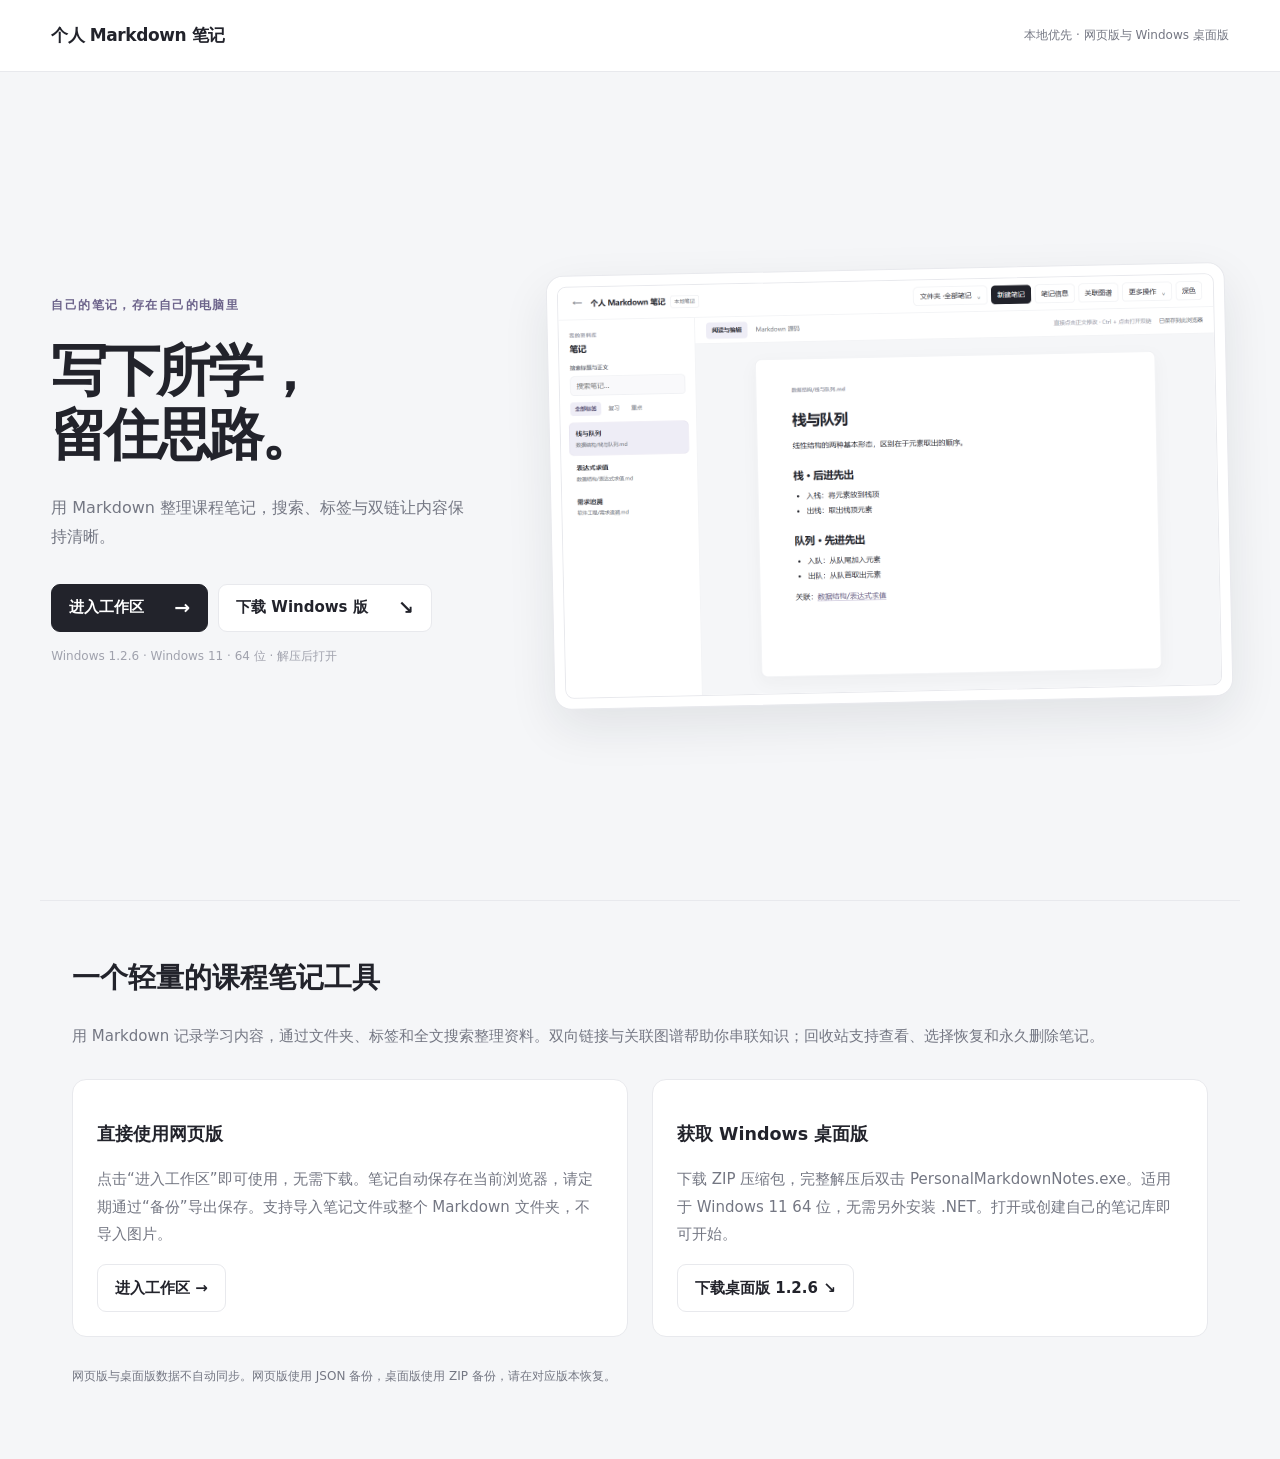
<file: index.html>
<!doctype html>
<html lang="zh-CN">
<head>
  <meta charset="utf-8">
  <meta name="viewport" content="width=device-width,initial-scale=1">
  <meta name="description" content="个人 Markdown 笔记与知识管理工具 Windows 桌面版">
  <title>个人 Markdown 笔记与知识管理工具</title>
  <link rel="stylesheet" href="styles.css">
</head>
<body>
  <script src="site.js"></script>
  <a class="skip" href="#main">跳到主要内容</a>
  <header class="nav"><span class="brand">个人 Markdown 笔记</span><span class="nav-note">本地优先 · 网页版与 Windows 桌面版</span></header>
  <main id="main" class="hero">
    <div class="hero-copy">
      <p class="eyebrow">自己的笔记，存在自己的电脑里</p>
      <h1>写下所学，<br>留住思路。</h1>
      <p class="lead">用 Markdown 整理课程笔记，搜索、标签与双链让内容保持清晰。</p>
      <div class="hero-actions"><a class="button" href="prototype/index.html">进入工作区 <span aria-hidden="true">→</span></a><a class="button secondary" href="download/PersonalMarkdownNotes-win-x64.zip" download>下载 Windows 版 <span aria-hidden="true">↘</span></a></div>
      <p class="meta">Windows 1.2.6 · Windows 11 · 64 位 · 解压后打开</p>
    </div>
    <div class="hero-art"><img class="preview-light" src="assets/editor-preview.png" alt="个人 Markdown 笔记的简洁工作区"><img class="preview-dark" src="assets/editor-preview-dark.png" alt="个人 Markdown 笔记的深色工作区"></div>
  </main>
  <section class="intro" aria-labelledby="intro-title"><h2 id="intro-title">一个轻量的课程笔记工具</h2><p>用 Markdown 记录学习内容，通过文件夹、标签和全文搜索整理资料。双向链接与关联图谱帮助你串联知识；回收站支持查看、选择恢复和永久删除笔记。</p>
  <div class="intro-grid"><article><h3>直接使用网页版</h3><p>点击“进入工作区”即可使用，无需下载。笔记自动保存在当前浏览器，请定期通过“备份”导出保存。支持导入笔记文件或整个 Markdown 文件夹，不导入图片。</p><a class="button secondary" href="prototype/index.html">进入工作区 →</a></article>
  <article><h3>获取 Windows 桌面版</h3><p>下载 ZIP 压缩包，完整解压后双击 PersonalMarkdownNotes.exe。适用于 Windows 11 64 位，无需另外安装 .NET。打开或创建自己的笔记库即可开始。</p><a class="button secondary" href="download/PersonalMarkdownNotes-win-x64.zip" download>下载桌面版 1.2.6 ↘</a></article></div>
  <p class="meta">网页版与桌面版数据不自动同步。网页版使用 JSON 备份，桌面版使用 ZIP 备份，请在对应版本恢复。</p></section>
</body>
</html>
</file>
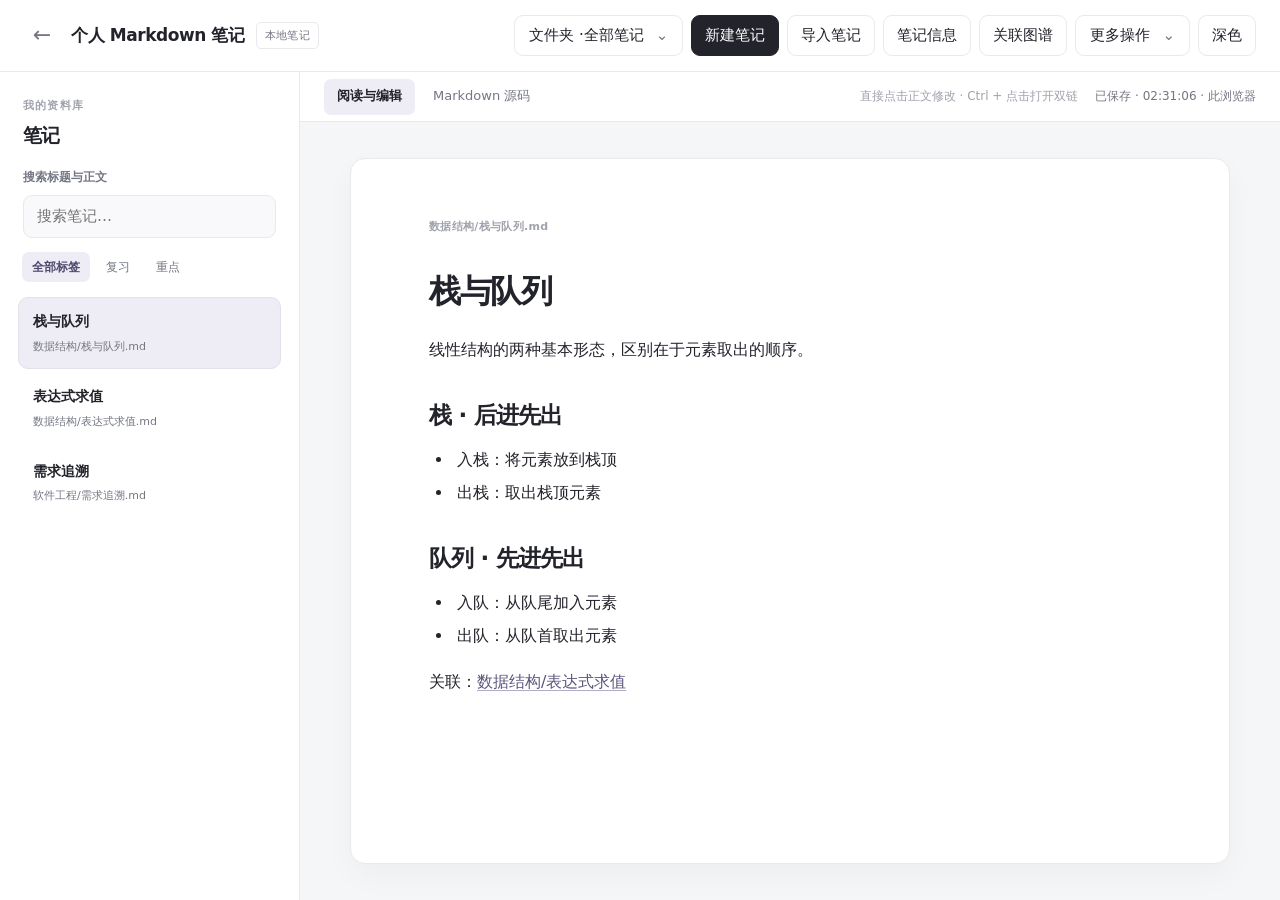
<file: prototype/index.html>
<!doctype html>
<html lang="zh-CN">
<head>
  <meta charset="utf-8"><meta name="viewport" content="width=device-width,initial-scale=1">
  <meta name="description" content="个人 Markdown 笔记与知识管理工具本地笔记">
  <title>个人 Markdown 笔记本地笔记</title>
  <link rel="stylesheet" href="prototype.css">
</head>
<body>
  <script>try{if(JSON.parse(localStorage.getItem('markdown-notes-ui-v1')||'{}').theme==='dark')document.body.classList.add('dark')}catch{}</script>
  <a class="skip" href="#preview">跳到笔记正文</a>
  <header class="topbar">
    <div class="identity"><a id="backHome" href="../website/index.html" class="back-link" aria-label="返回项目主页">←</a><strong>个人 Markdown 笔记</strong><span class="prototype-badge">本地笔记</span></div>
    <nav aria-label="主要操作">
      <details id="folderMenu" class="folder-menu"><summary aria-label="选择文件夹">文件夹 · <span id="activeFolder">全部笔记</span></summary><div class="folder-popover"><p class="panel-label">浏览文件夹</p><div id="folderList" role="group" aria-label="文件夹列表"></div><hr><button id="importFolder" type="button">导入整个文件夹</button><input id="folderImport" type="file" webkitdirectory directory multiple hidden><p>此入口选择文件夹，不显示其中的文件。选择单个文件请用顶部“导入笔记”。导入的是副本，保存在此浏览器。原文件夹不会自动同步；可从“更多操作”导出。</p></div></details><button id="newNote" class="primary">新建笔记</button><button id="importFiles">导入笔记</button><input id="noteFileImport" type="file" accept=".md,.markdown,.txt" multiple hidden><button id="detailsToggle" aria-controls="details" aria-expanded="false">笔记信息</button><details class="actions-menu"><summary>更多操作</summary><div class="actions-popover"><button id="renameNote">重命名 / 移动</button><button id="deleteNote">删除</button><button id="restoreNote">回收站 <span id="trashCount">0</span></button><button id="exportNotes">导出笔记</button><button id="backup">备份</button><input id="backupFile" type="file" accept=".json,application/json" hidden></div></details><button id="theme">深色</button>
    </nav>
  </header>
  <main class="workspace">
    <section class="note-panel" aria-label="笔记列表">
      <div class="note-panel-head"><p class="panel-label">我的资料库</p><h2>笔记</h2></div><div class="search-wrap"><label for="search">搜索标题与正文</label><input id="search" placeholder="搜索笔记…"></div>
      <div class="filter-row"><button class="tag-filter active" data-tag="">全部</button><button class="tag-filter" data-tag="复习">复习</button><button class="tag-filter" data-tag="重点">重点</button></div>
      <div id="noteList" class="note-list" aria-live="polite"></div>
    </section>
    <section class="editor-panel" aria-label="笔记编辑区">
      <div class="tabs"><button class="tab active" data-view="preview">阅读与编辑</button><button class="tab" data-view="edit">Markdown 源码</button><span class="context-hint">直接点击正文修改 · Ctrl + 点击打开双链</span><span id="saveState" role="status" aria-live="polite">正在读取…</span><span id="saveRecovery" hidden><button id="retrySave">重试保存</button><button id="saveBackup">导出备份</button></span></div>
      <div id="editorGrid" class="editor-grid">
        <label class="sr-only" for="editor">Markdown 正文</label><textarea id="editor" spellcheck="false"></textarea>
        <article id="preview" class="preview" contenteditable="true" spellcheck="false" role="textbox" aria-multiline="true" aria-label="笔记正文，可直接编辑" tabindex="0"></article>
      </div>
    </section>
  </main>

  <aside id="details" class="details" aria-label="笔记信息" aria-hidden="true" tabindex="-1">
    <header><div><p class="panel-label">当前笔记</p><h2>笔记信息</h2></div><button id="closeDetails">关闭</button></header>
    <section><h3>标签</h3><label for="tags">使用逗号分隔 · 自动保存</label><input id="tags"></section>
    <section><h3>反向链接</h3><div id="backlinks" class="backlinks"></div></section>
    <section><h3>双链提示</h3><p>输入 <code>[[笔记路径]]</code> 建立关联。</p></section>
  </aside>

  <div id="contextMenu" class="context-menu" role="menu" aria-label="编辑区菜单" hidden>
    <button role="menuitem" data-action="details">打开笔记信息</button>
    <button role="menuitem" data-action="insert-link">插入双链</button>
    <button role="menuitem" data-action="copy-path">复制笔记路径</button>
  </div>
  <div id="toast" role="status" aria-live="polite"></div>
  <script src="import-assets.js"></script>
  <script src="prototype.js"></script>
  <script src="graph.js"></script>
  <script src="file-actions.js"></script>
  <script src="direct-import.js"></script>
</body>
</html>
</file>
<file: styles.css>
:root{--ink:#22232b;--muted:#747783;--faint:#a0a2ad;--line:#e8e9ed;--bg:#f5f6f8;--panel:#fff;--soft:#f9f9fb;--active:#eeedf6;--accent:#6d648b;--shadow:0 18px 48px rgba(27,29,41,.09)}
*{box-sizing:border-box}html{color-scheme:light}body{margin:0;min-height:100vh;background:var(--bg);color:var(--ink);font:15px/1.55 "Inter","PingFang SC","Microsoft YaHei UI","Microsoft YaHei",system-ui,sans-serif;-webkit-font-smoothing:antialiased}
.skip{position:absolute;left:-9999px}.skip:focus{left:12px;top:12px;z-index:10;padding:10px;background:var(--panel);color:var(--ink)}a:focus-visible{outline:2px solid var(--accent);outline-offset:3px}
.nav{height:72px;display:flex;align-items:center;justify-content:space-between;gap:16px;padding:0 clamp(24px,4vw,70px);background:var(--panel);border-bottom:1px solid var(--line)}.brand{font-size:17px;font-weight:680;letter-spacing:-.025em}.nav-note{color:var(--muted);font-size:12px}
.hero{width:min(1500px,100%);min-height:calc(100vh - 72px);margin:auto;display:grid;grid-template-columns:minmax(360px,.78fr) minmax(0,1.22fr);align-items:center;gap:clamp(34px,5vw,88px);padding:clamp(44px,5vw,90px) clamp(24px,4vw,70px)}
.hero-copy{padding-bottom:10px}.eyebrow{margin:0 0 24px;color:var(--accent);font-size:12px;font-weight:700;letter-spacing:.12em}.hero h1{margin:0;font-size:clamp(44px,4.4vw,64px);font-weight:720;line-height:1.13;letter-spacing:-.065em}.lead{max-width:420px;margin:28px 0 32px;color:var(--muted);font-size:16px;line-height:1.8}
.hero-actions{display:flex;flex-wrap:wrap;gap:10px}.button{display:inline-flex;align-items:center;justify-content:space-between;gap:30px;min-height:48px;padding:11px 17px;border:1px solid var(--ink);border-radius:9px;background:var(--ink);color:#fff;text-decoration:none;font-weight:650;transition:transform .16s,background .16s}.button:hover{background:#3d3e49;transform:translateY(-2px)}.button span{font-size:19px;line-height:1}.meta{margin:15px 0 0;color:var(--faint);font-size:12px}
.hero-art{padding:10px;background:var(--panel);border:1px solid var(--line);border-radius:17px;box-shadow:var(--shadow);transform:rotate(-1.2deg)}.hero-art img{display:block;width:100%;height:auto;border:1px solid var(--line);border-radius:9px}
body.dark{--ink:#e8e8eb;--muted:#a7a7b3;--faint:#838390;--line:#373741;--bg:#1c1c22;--panel:#25252d;--soft:#2b2b35;--active:#393543;--accent:#b5a9d1;--shadow:0 18px 48px rgba(0,0,0,.28);color-scheme:dark}body.dark .button{background:#e8e8eb;border-color:#e8e8eb;color:#24242b}body.dark .button:hover{background:#fff}
@media(max-width:900px){.hero{grid-template-columns:1fr;min-height:auto;gap:42px}.hero h1{font-size:clamp(44px,8vw,64px)}.hero-art{max-width:760px;transform:none}}
@media(max-width:580px){.nav{padding:0 18px}.nav-note{display:none}.hero{padding:48px 18px 54px}.hero h1{font-size:44px}.hero-art{padding:5px}.lead{margin:24px 0 28px}}
@media(prefers-reduced-motion:reduce){.button{transition:none}}

.hero-art .preview-dark{display:none}body.dark .hero-art .preview-light{display:none}body.dark .hero-art .preview-dark{display:block}

.button.secondary{background:var(--panel);border-color:var(--line);color:var(--ink)}.button.secondary:hover{background:var(--active)}body.dark .button.secondary{background:var(--panel);border-color:var(--line);color:var(--ink)}body.dark .button.secondary:hover{background:var(--active)}
@media(max-width:580px){.hero-actions{flex-direction:column;align-items:flex-start}}

.intro{max-width:1200px;margin:0 auto;padding:32px 32px 72px;border-top:1px solid var(--line)}.intro h2{font-size:28px}.intro p{color:var(--muted);line-height:1.85}.intro-grid{display:grid;grid-template-columns:1fr 1fr;gap:24px;margin:28px 0}.intro-grid article{padding:24px;background:var(--panel);border:1px solid var(--line);border-radius:14px}@media(max-width:700px){.intro-grid{grid-template-columns:1fr}.intro{padding:24px 18px 48px}}
</file>
<file: prototype/prototype.css>
:root{--ink:#22232b;--muted:#747783;--faint:#a0a2ad;--line:#e8e9ed;--bg:#f5f6f8;--panel:#fff;--soft:#f9f9fb;--active:#eeedf6;--accent:#6d648b;--danger:#a5444b;--shadow:0 18px 48px rgba(27,29,41,.09)}
*{box-sizing:border-box}
html{color-scheme:light}
body{margin:0;height:100vh;overflow:hidden;background:var(--bg);color:var(--ink);font:15px/1.55 "Inter","PingFang SC","Microsoft YaHei UI","Microsoft YaHei",system-ui,sans-serif;-webkit-font-smoothing:antialiased}
button,input,textarea{font:inherit}
button{min-height:40px;padding:8px 13px;border:1px solid var(--line);border-radius:9px;background:var(--panel);color:var(--ink);cursor:pointer;transition:background .16s,border-color .16s,transform .16s}
button:hover{background:var(--soft);border-color:#d3d0dd}button:active{transform:translateY(1px)}button:disabled{opacity:.45;cursor:not-allowed}
button:focus-visible,input:focus-visible,textarea:focus-visible,summary:focus-visible,a:focus-visible,[contenteditable]:focus-visible{outline:2px solid var(--accent);outline-offset:2px}
.skip,.sr-only{position:absolute;left:-9999px}.skip:focus{left:12px;top:12px;z-index:100;padding:10px;background:var(--panel);color:var(--ink)}
.topbar{height:72px;display:flex;align-items:center;justify-content:space-between;gap:16px;padding:0 24px;background:var(--panel);border-bottom:1px solid var(--line)}
.identity{display:flex;align-items:center;gap:11px;white-space:nowrap;min-width:0}.identity strong{font-size:17px;font-weight:680;letter-spacing:-.025em}.back-link{display:grid;place-items:center;width:36px;height:36px;border-radius:9px;text-decoration:none;color:var(--muted);font-size:22px}.back-link:hover{background:var(--soft)}
.prototype-badge{padding:4px 8px;border:1px solid var(--line);border-radius:5px;color:var(--muted);font-size:11px;letter-spacing:.03em}
.topbar nav{display:flex;align-items:center;justify-content:flex-end;gap:8px;min-width:0}.topbar nav>button,.topbar nav>details>summary{white-space:nowrap}.primary{background:var(--ink);border-color:var(--ink);color:#fff}.primary:hover{background:#3d3e49;border-color:#3d3e49}
.folder-menu,.actions-menu{position:relative}.folder-menu summary,.actions-menu summary{list-style:none;display:flex;align-items:center;min-height:40px;padding:8px 14px;border:1px solid var(--line);border-radius:9px;background:var(--panel);cursor:pointer;white-space:nowrap}.folder-menu summary::-webkit-details-marker,.actions-menu summary::-webkit-details-marker{display:none}.folder-menu summary::after,.actions-menu summary::after{content:"⌄";margin-left:12px;color:var(--muted)}.folder-menu[open] summary,.actions-menu[open] summary{background:var(--active);border-color:#d9d5e8}
.folder-popover,.actions-popover{position:absolute;z-index:65;top:calc(100% + 10px);min-width:250px;padding:12px;background:var(--panel);border:1px solid var(--line);border-radius:14px;box-shadow:var(--shadow)}.folder-popover{left:0;width:290px}.actions-popover{right:0;width:220px;padding:7px}.folder-popover .panel-label{padding:6px 9px}.folder-popover button,.actions-popover button{display:block;width:100%;text-align:left;border:0;background:transparent}.folder-popover button:hover,.actions-popover button:hover{background:var(--soft)}.folder-popover .folder.active{background:var(--active);color:#50486e;font-weight:650}.folder-popover hr{border:0;border-top:1px solid var(--line);margin:12px 0}.folder-popover p:last-of-type{margin:10px 8px 2px;color:var(--muted);font-size:12px;line-height:1.55}
.workspace{height:calc(100vh - 72px);display:grid;grid-template-columns:300px minmax(0,1fr);min-height:0}
.note-panel{min-width:0;overflow:auto;background:var(--panel);border-right:1px solid var(--line);padding:25px 14px 28px}.note-panel-head{padding:0 9px 18px}.panel-label{margin:0 0 7px;color:var(--faint);font-size:11px;font-weight:700;letter-spacing:.11em;text-transform:uppercase}.note-panel h2{margin:0;font-size:19px;font-weight:680;letter-spacing:-.035em}.note-panel label,.details label{display:block;margin:0 0 8px;color:var(--muted);font-size:12px;font-weight:600}.search-wrap{padding:0 9px}.search-wrap input{width:100%;min-height:42px;padding:9px 13px;border:1px solid var(--line);border-radius:9px;background:var(--soft);color:var(--ink)}.search-wrap input:focus{background:var(--panel)}
.filter-row{display:flex;gap:6px;margin:14px 8px 15px;overflow-x:auto}.tag-filter{min-height:30px;padding:3px 10px;border:0;border-radius:7px;background:transparent;color:var(--muted);white-space:nowrap;font-size:12px}.tag-filter.active{background:var(--active);color:#50486e;font-weight:650}
.note-list{padding:0 4px}.note-card{display:block;width:100%;margin:3px 0;padding:13px 14px;text-align:left;border:1px solid transparent;border-radius:10px;background:transparent}.note-card:hover{background:var(--soft)}.note-card.selected{background:var(--active);border-color:#e3dfed}.note-card strong,.note-card small{display:block}.note-card strong{font-size:14px;font-weight:650}.note-card small{margin-top:5px;color:var(--muted);font-size:11px;overflow:hidden;text-overflow:ellipsis;white-space:nowrap}.note-list>p{padding:13px;color:var(--muted);font-size:13px}
.editor-panel{min-width:0;min-height:0;display:flex;flex-direction:column;background:var(--bg)}.tabs{height:58px;flex:none;display:flex;align-items:center;gap:5px;padding:0 24px;background:var(--panel);border-bottom:1px solid var(--line)}.tab{min-height:36px;padding:6px 13px;border:0;border-radius:7px;background:transparent;color:var(--muted);font-size:13px}.tab:hover{background:var(--soft)}.tab.active{color:var(--ink);background:var(--active);font-weight:650}.context-hint{margin-left:auto;color:var(--faint);font-size:12px}.tabs #saveState{margin-left:12px;color:var(--muted);font-size:12px;white-space:nowrap}
.editor-grid{min-height:0;flex:1;overflow:auto}.editor-grid textarea{display:none}.editor-grid.edit textarea{display:block}.editor-grid.edit #preview{display:none}
#preview,.editor-grid textarea{width:min(880px,calc(100% - 70px));min-height:calc(100% - 72px);margin:36px auto;padding:58px clamp(32px,6.5vw,78px) 100px;border:1px solid var(--line);border-radius:15px;background:var(--panel);box-shadow:0 12px 32px rgba(28,31,40,.035);color:var(--ink)}
#preview{outline:none;line-height:1.85;font-size:16px;overflow-wrap:anywhere;cursor:text}#preview:focus{border-color:#d2cde0;box-shadow:0 12px 32px rgba(28,31,40,.035),0 0 0 3px rgba(109,100,139,.11)}#preview:empty::before{content:"在这里开始写笔记…";color:var(--faint)}#preview h1{margin:0 0 .7em;font-size:32px;line-height:1.3;letter-spacing:-.045em;font-weight:720}#preview h2{margin:1.5em 0 .6em;font-size:23px;line-height:1.4;letter-spacing:-.035em}#preview h3{margin:1.35em 0 .5em;font-size:19px}#preview p{min-height:1.7em;margin:0 0 .85em}#preview blockquote{margin:1.4em 0;padding:2px 0 2px 18px;border-left:3px solid #c7c1db;color:var(--muted)}#preview ul,#preview ol{padding-left:1.5em;margin:0 0 1em}#preview li{padding-left:.25em;margin:.2em 0}#preview a{color:#5d547e;text-decoration-color:#b3abc9;text-underline-offset:3px}#preview a.missing{color:var(--danger);text-decoration-style:dotted}#preview code{padding:2px 5px;border-radius:5px;background:var(--soft);font:13px/1.5 "Cascadia Code",Consolas,monospace}#preview pre{overflow:auto;padding:15px 18px;border-radius:8px;background:var(--soft)}#preview pre code{padding:0}.editor-grid textarea{resize:none;outline:none;font:14px/1.85 "Cascadia Code",Consolas,monospace}
.details{position:fixed;z-index:40;top:72px;right:0;width:min(365px,94vw);height:calc(100vh - 72px);padding:24px;background:var(--panel);border-left:1px solid var(--line);box-shadow:-18px 0 50px rgba(20,20,30,.12);overflow:auto;visibility:hidden;transform:translateX(105%);transition:transform .2s,visibility 0s .2s}.details.open{visibility:visible;transform:translateX(0);transition:transform .2s}.details header{display:flex;align-items:flex-start;justify-content:space-between;padding-bottom:18px;border-bottom:1px solid var(--line)}.details h2{margin:0;font-size:19px}.details h3{margin:0 0 12px;font-size:15px}.details section{padding:24px 0;border-bottom:1px solid var(--line)}.details input{width:100%;min-height:42px;padding:9px 12px;border:1px solid var(--line);border-radius:9px;background:var(--soft);color:var(--ink)}.details .wide{width:100%;margin-top:10px}.backlink{display:block;width:100%;margin:5px 0;text-align:left;background:var(--soft)}.details p{color:var(--muted);font-size:13px}.details code{background:var(--soft);padding:2px 4px;border-radius:4px}
.context-menu{position:fixed;z-index:80;width:210px;padding:6px;border:1px solid var(--line);border-radius:11px;background:var(--panel);box-shadow:var(--shadow)}.context-menu[hidden]{display:none}.context-menu button{display:block;width:100%;text-align:left;border:0;background:transparent}.context-menu button:hover{background:var(--soft)}
#toast{position:fixed;z-index:100;right:22px;bottom:22px;max-width:390px;padding:11px 15px;border-radius:9px;background:#25252b;color:#fff;opacity:0;pointer-events:none;transition:opacity .18s;font-size:13px}#toast.show{opacity:1}
.file-dialog,.graph-dialog{max-height:90vh;overflow:auto;border:1px solid var(--line);border-radius:16px;background:var(--panel);color:var(--ink);box-shadow:0 30px 80px rgba(20,20,25,.19)}.file-dialog{width:min(440px,92vw);padding:24px}.graph-dialog{width:min(1100px,94vw);padding:24px}.file-dialog::backdrop,.graph-dialog::backdrop{background:rgba(20,20,25,.45)}.file-dialog header,.graph-dialog header{display:flex;align-items:center;justify-content:space-between;margin-bottom:16px}.file-dialog h2,.graph-dialog h2{margin:0;font-size:20px}.file-close{border:0;background:transparent}.file-choice{display:block;width:100%;padding:16px;text-align:left;margin-top:10px;background:var(--soft)}.file-choice strong,.file-choice small{display:block}.file-choice small{margin-top:5px;color:var(--muted);font-size:12px}.graph-dialog select,.graph-dialog input{min-height:38px;padding:6px 9px;border:1px solid var(--line);border-radius:7px;background:var(--panel);color:var(--ink)}.graph-dialog #graphStatus{color:var(--muted);font-size:12px}#graphCanvas{border:1px solid var(--line);border-radius:10px;background:var(--soft)}
body.dark{--ink:#e8e8eb;--muted:#a7a7b3;--faint:#838390;--line:#373741;--bg:#1c1c22;--panel:#25252d;--soft:#2b2b35;--active:#393543;--accent:#b5a9d1;--danger:#e39a9e;--shadow:0 18px 48px rgba(0,0,0,.28);color-scheme:dark}body.dark .primary{background:#e8e8eb;border-color:#e8e8eb;color:#24242b}body.dark .folder-popover .folder.active,body.dark .tag-filter.active{color:#ddd5f0}body.dark #preview a{color:#c9bce9}body.dark #toast{background:#eee;color:#24242b}
@media(max-width:1000px){.topbar{padding:0 14px}.topbar nav{gap:5px}.topbar nav>button,.topbar nav>details>summary{padding:7px 9px}.prototype-badge,.context-hint{display:none}.workspace{grid-template-columns:255px minmax(0,1fr)}.tabs{padding:0 16px}}
@media(max-width:760px){body{height:auto;overflow:auto}.topbar{height:auto;min-height:65px;flex-wrap:wrap;padding:11px 13px}.topbar nav{width:100%;justify-content:flex-start;flex-wrap:wrap}.workspace{height:auto;min-height:calc(100vh - 120px);display:block}.note-panel{height:250px;border-right:0;border-bottom:1px solid var(--line);padding:15px}.note-panel-head{padding-bottom:9px}.editor-panel{min-height:650px}.editor-grid{min-height:590px}#preview,.editor-grid textarea{width:calc(100% - 24px);min-height:calc(100% - 24px);margin:12px;padding:32px 26px 70px}#preview h1{font-size:27px}.tabs{height:55px}.tabs #saveState{margin-left:auto}.details{top:0;height:100vh}.folder-popover{width:min(290px,90vw)}}
@media(prefers-reduced-motion:reduce){*,*::before,*::after{transition:none!important;animation:none!important;scroll-behavior:auto!important}}

#preview p:has(> br:only-child){min-height:12px;margin:0}
@media(max-width:760px){.editor-panel{min-height:0}.editor-grid{min-height:0;overflow:visible}#preview{min-height:320px}.editor-grid textarea{min-height:420px}}

#preview::before{content:attr(data-path);display:block;margin:0 0 34px;color:var(--faint);font-size:11px;font-weight:600;letter-spacing:.03em;white-space:nowrap;overflow:hidden;text-overflow:ellipsis}

.import-dialog{width:min(760px,94vw);max-height:88vh;overflow:auto}.import-dialog p{font-size:14px;color:var(--muted);overflow-wrap:anywhere}.import-rows{max-height:36vh;overflow:auto;border:1px solid var(--line);padding:12px;border-radius:8px;margin:16px 0}.import-rows p{padding:8px 0;margin:0;border-bottom:1px solid var(--line)}.import-dialog>button{margin:12px 8px 0 0}.note-image{display:inline-block;max-width:100%;vertical-align:middle}.note-image img{max-width:100%;height:auto;border-radius:8px}.tabs{height:auto;min-height:50px;flex-wrap:wrap}#saveState[data-state="error"]{color:var(--danger)}#saveState[data-state="saving"]{color:var(--muted)}#saveRecovery[hidden]{display:none}#saveRecovery button{font-size:12px;min-height:28px;padding:3px 7px}
</file>
